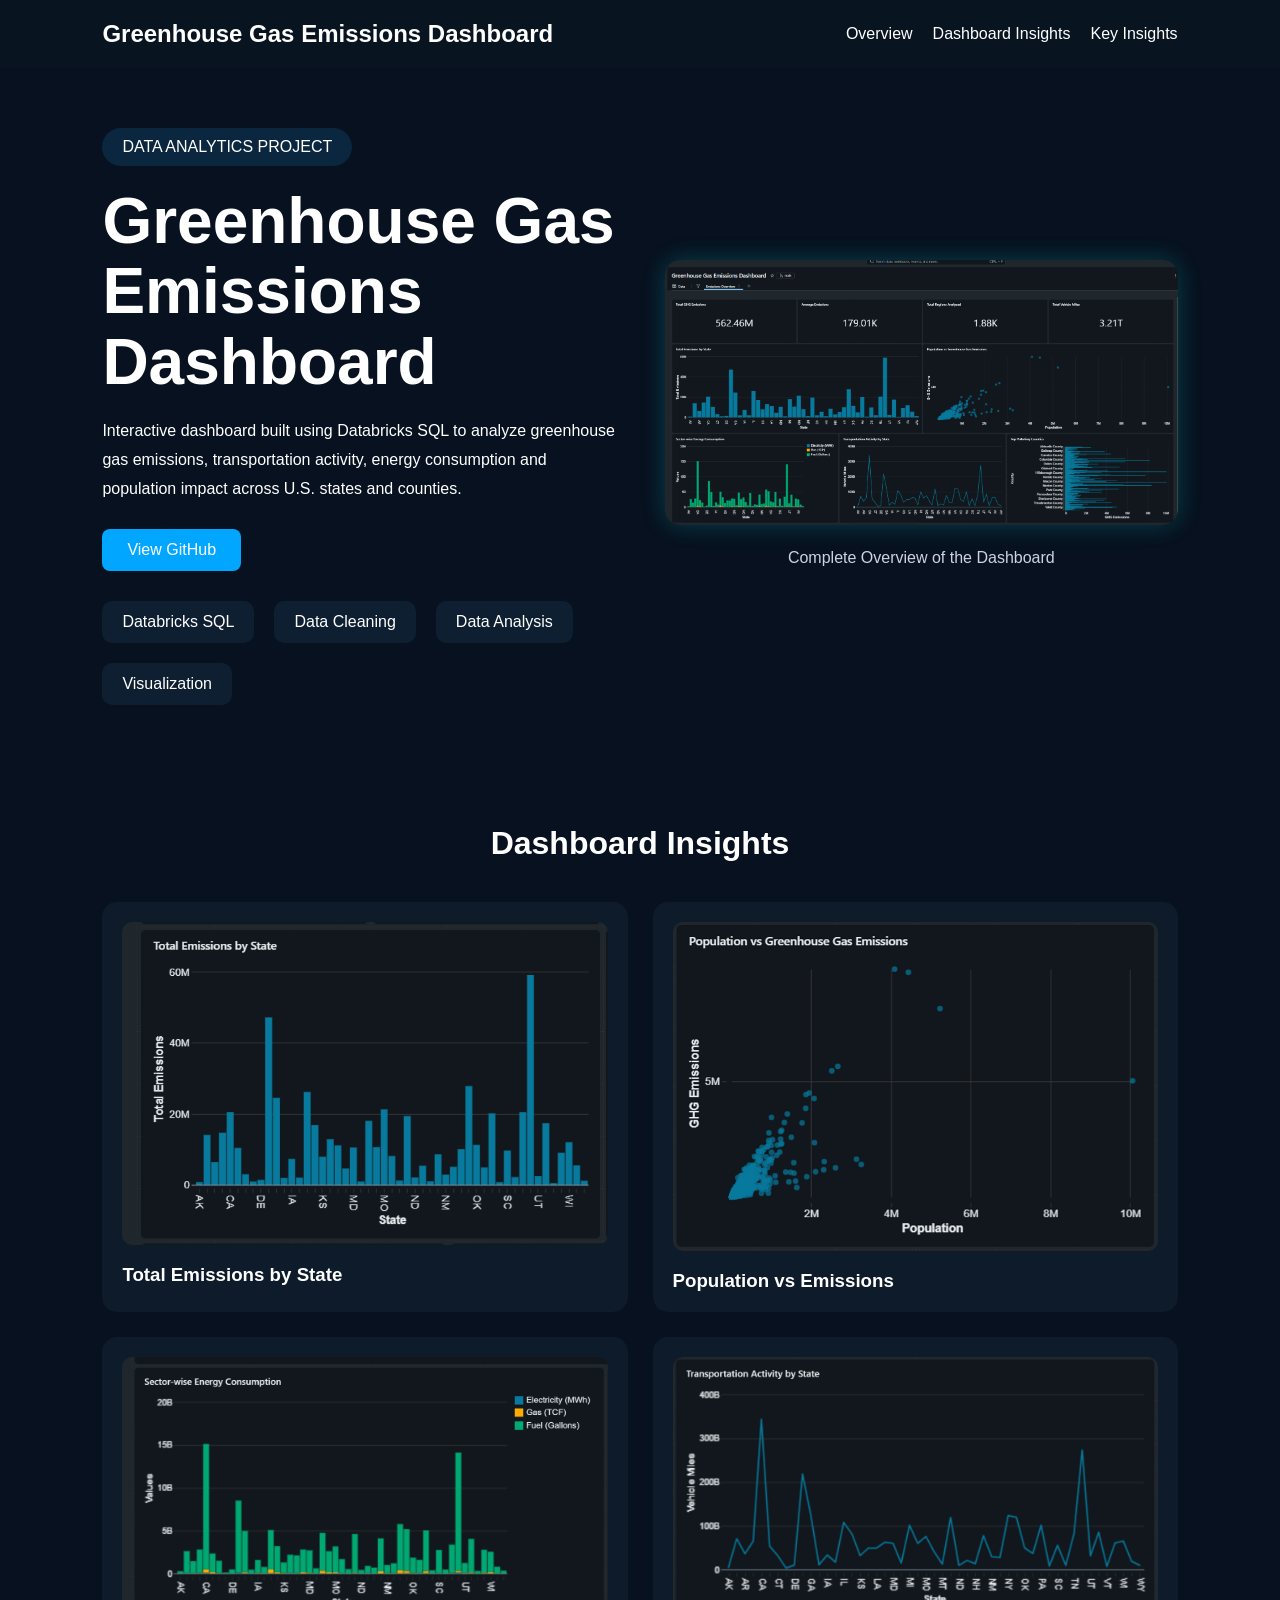
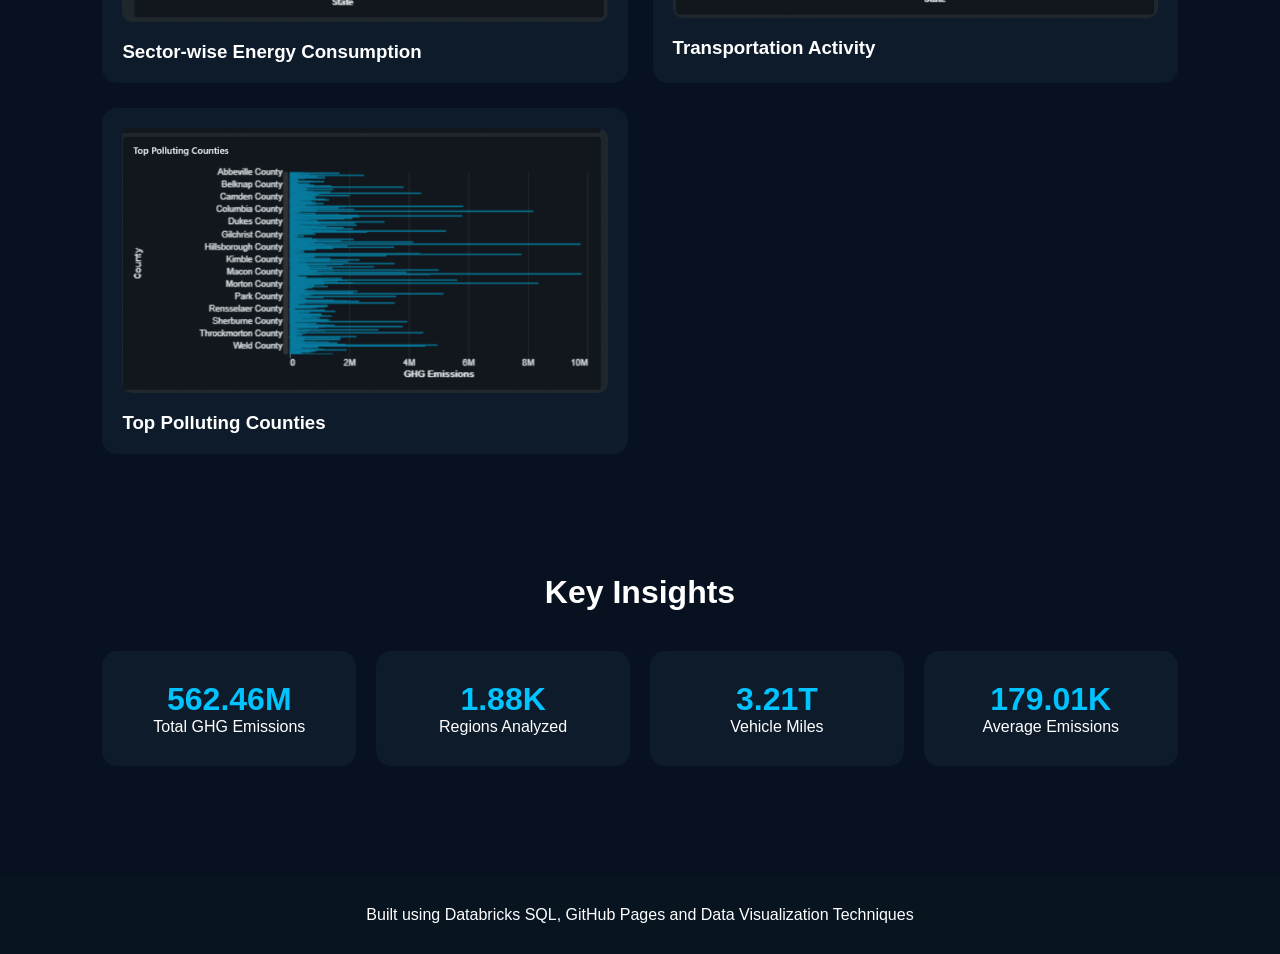
<file: index.html>
<!DOCTYPE html>
<html lang="en">

<head>
    <meta charset="UTF-8">
    <meta name="viewport" content="width=device-width, initial-scale=1.0">
    <title>Greenhouse Gas Emissions Dashboard</title>
    <link rel="stylesheet" href="style.css">
</head>

<body>

    <nav>
        <h2>Greenhouse Gas Emissions Dashboard</h2>

        <div class="nav-links">
            <a href="#overview">Overview</a>
            <a href="#insights">Dashboard Insights</a>
            <a href="#metrics">Key Insights</a>
        </div>
    </nav>

    <section class="hero" id="overview">

        <div class="hero-text">

            <span class="tag">
                DATA ANALYTICS PROJECT
            </span>

            <h1>
                Greenhouse Gas <br>
                Emissions Dashboard
            </h1>

            <p>
                Interactive dashboard built using Databricks SQL to analyze greenhouse gas emissions,
                transportation activity, energy consumption and population impact across U.S. states and counties.
            </p>

            <div class="buttons">

                <a href="https://github.com/Karannsingh22/Emissions"
                    target="_blank"
                    class="btn">
                    View GitHub
                </a>

            </div>

            <div class="tech-stack">

                <div>Databricks SQL</div>
                <div>Data Cleaning</div>
                <div>Data Analysis</div>
                <div>Visualization</div>

            </div>

        </div>

        <div class="hero-image">

            <img src="images/dashboard1.png" alt="Complete Dashboard Overview">

            <p class="image-caption">
                Complete Overview of the Dashboard
            </p>

        </div>

    </section>

    <section id="insights">

        <h2>Dashboard Insights</h2>

        <div class="cards">

            <div class="card">
                <img src="images/dashboard2.png" alt="Total Emissions by State">
                <h3>Total Emissions by State</h3>
            </div>

            <div class="card">
                <img src="images/dashboard3.png" alt="Population vs Emissions">
                <h3>Population vs Emissions</h3>
            </div>

            <div class="card">
                <img src="images/dashboard4.png" alt="Sector-wise Energy Consumption">
                <h3>Sector-wise Energy Consumption</h3>
            </div>

            <div class="card">
                <img src="images/dashboard5.png" alt="Transportation Activity">
                <h3>Transportation Activity</h3>
            </div>

            <div class="card">
                <img src="images/dashboard6.png" alt="Top Polluting Counties">
                <h3>Top Polluting Counties</h3>
            </div>

        </div>

    </section>

    <section id="metrics">

        <h2>Key Insights</h2>

        <div class="stats">

            <div class="stat">
                <h3>562.46M</h3>
                <p>Total GHG Emissions</p>
            </div>

            <div class="stat">
                <h3>1.88K</h3>
                <p>Regions Analyzed</p>
            </div>

            <div class="stat">
                <h3>3.21T</h3>
                <p>Vehicle Miles</p>
            </div>

            <div class="stat">
                <h3>179.01K</h3>
                <p>Average Emissions</p>
            </div>

        </div>

    </section>

    <footer>

        <p>
            Built using Databricks SQL, GitHub Pages and Data Visualization Techniques
        </p>

    </footer>

</body>

</html>
</file>
<file: style.css>
*{
    margin:0;
    padding:0;
    box-sizing:border-box;
    scroll-behavior:smooth;
}

body{
    font-family:Segoe UI,sans-serif;
    background:#07111f;
    color:white;
    overflow-x:hidden;
}

nav{
    display:flex;
    justify-content:space-between;
    align-items:center;
    padding:20px 8%;
    background:#081420;
    position:sticky;
    top:0;
    z-index:1000;
}

.nav-links{
    display:flex;
    gap:20px;
}

nav a{
    color:white;
    text-decoration:none;
    transition:0.3s;
}

nav a:hover{
    color:#00c3ff;
}

.hero{
    display:flex;
    gap:50px;
    padding:60px 8%;
    align-items:center;
}

.hero-text{
    flex:1;
}

.hero-image{
    flex:1;
    text-align:center;
}

.hero-image img{
    width:100%;
    border-radius:15px;
    box-shadow:0 0 25px rgba(0,255,255,.2);
}

.image-caption{
    margin-top:15px;
    color:#cbd5e1;
}

.tag{
    background:#0b2740;
    padding:10px 20px;
    border-radius:20px;
    display:inline-block;
    margin-bottom:20px;
}

h1{
    font-size:4rem;
    margin-bottom:20px;
    line-height:1.1;
}

.hero p{
    line-height:1.8;
}

.btn{
    display:inline-block;
    margin-top:25px;
    padding:12px 25px;
    background:#00a6ff;
    color:white;
    text-decoration:none;
    border-radius:8px;
    transition:0.3s;
}

.btn:hover{
    transform:translateY(-2px);
}

.tech-stack{
    display:flex;
    gap:20px;
    margin-top:30px;
    flex-wrap:wrap;
}

.tech-stack div{
    background:#0d1f30;
    padding:12px 20px;
    border-radius:10px;
}

section{
    padding:60px 8%;
}

section h2{
    text-align:center;
    margin-bottom:40px;
    font-size:2rem;
}

.cards{
    display:grid;
    grid-template-columns:repeat(auto-fit,minmax(350px,1fr));
    gap:25px;
}

.card{
    background:#0d1b2a;
    padding:20px;
    border-radius:15px;
    transition:0.3s;
}

.card:hover{
    transform:translateY(-5px);
}

.card img{
    width:100%;
    border-radius:10px;
}

.card h3{
    margin-top:15px;
}

.stats{
    display:grid;
    grid-template-columns:repeat(auto-fit,minmax(250px,1fr));
    gap:20px;
}

.stat{
    background:#0d1b2a;
    padding:30px;
    border-radius:15px;
    text-align:center;
}

.stat h3{
    font-size:2rem;
    color:#00c3ff;
}

footer{
    text-align:center;
    padding:30px;
    background:#081420;
    margin-top:50px;
}

/* ---------- TABLET ---------- */

@media (max-width:1024px){

    .hero{
        flex-direction:column;
        text-align:center;
    }

    h1{
        font-size:3rem;
    }

    nav{
        flex-direction:column;
        gap:15px;
    }

    .nav-links{
        flex-wrap:wrap;
        justify-content:center;
    }
}

/* ---------- MOBILE ---------- */

@media (max-width:768px){

    section{
        padding:40px 5%;
    }

    .hero{
        padding:40px 5%;
    }

    h1{
        font-size:2.3rem;
    }

    h2{
        font-size:1.6rem;
    }

    .cards{
        grid-template-columns:1fr;
    }

    .stats{
        grid-template-columns:1fr;
    }

    .tech-stack{
        justify-content:center;
    }

    .btn{
        width:100%;
        text-align:center;
    }
}

/* ---------- SMALL PHONES ---------- */

@media (max-width:480px){

    h1{
        font-size:1.9rem;
    }

    .tech-stack{
        flex-direction:column;
    }

    .tech-stack div{
        width:100%;
        text-align:center;
    }

    nav h2{
        text-align:center;
        font-size:1.1rem;
    }
}
</file>
